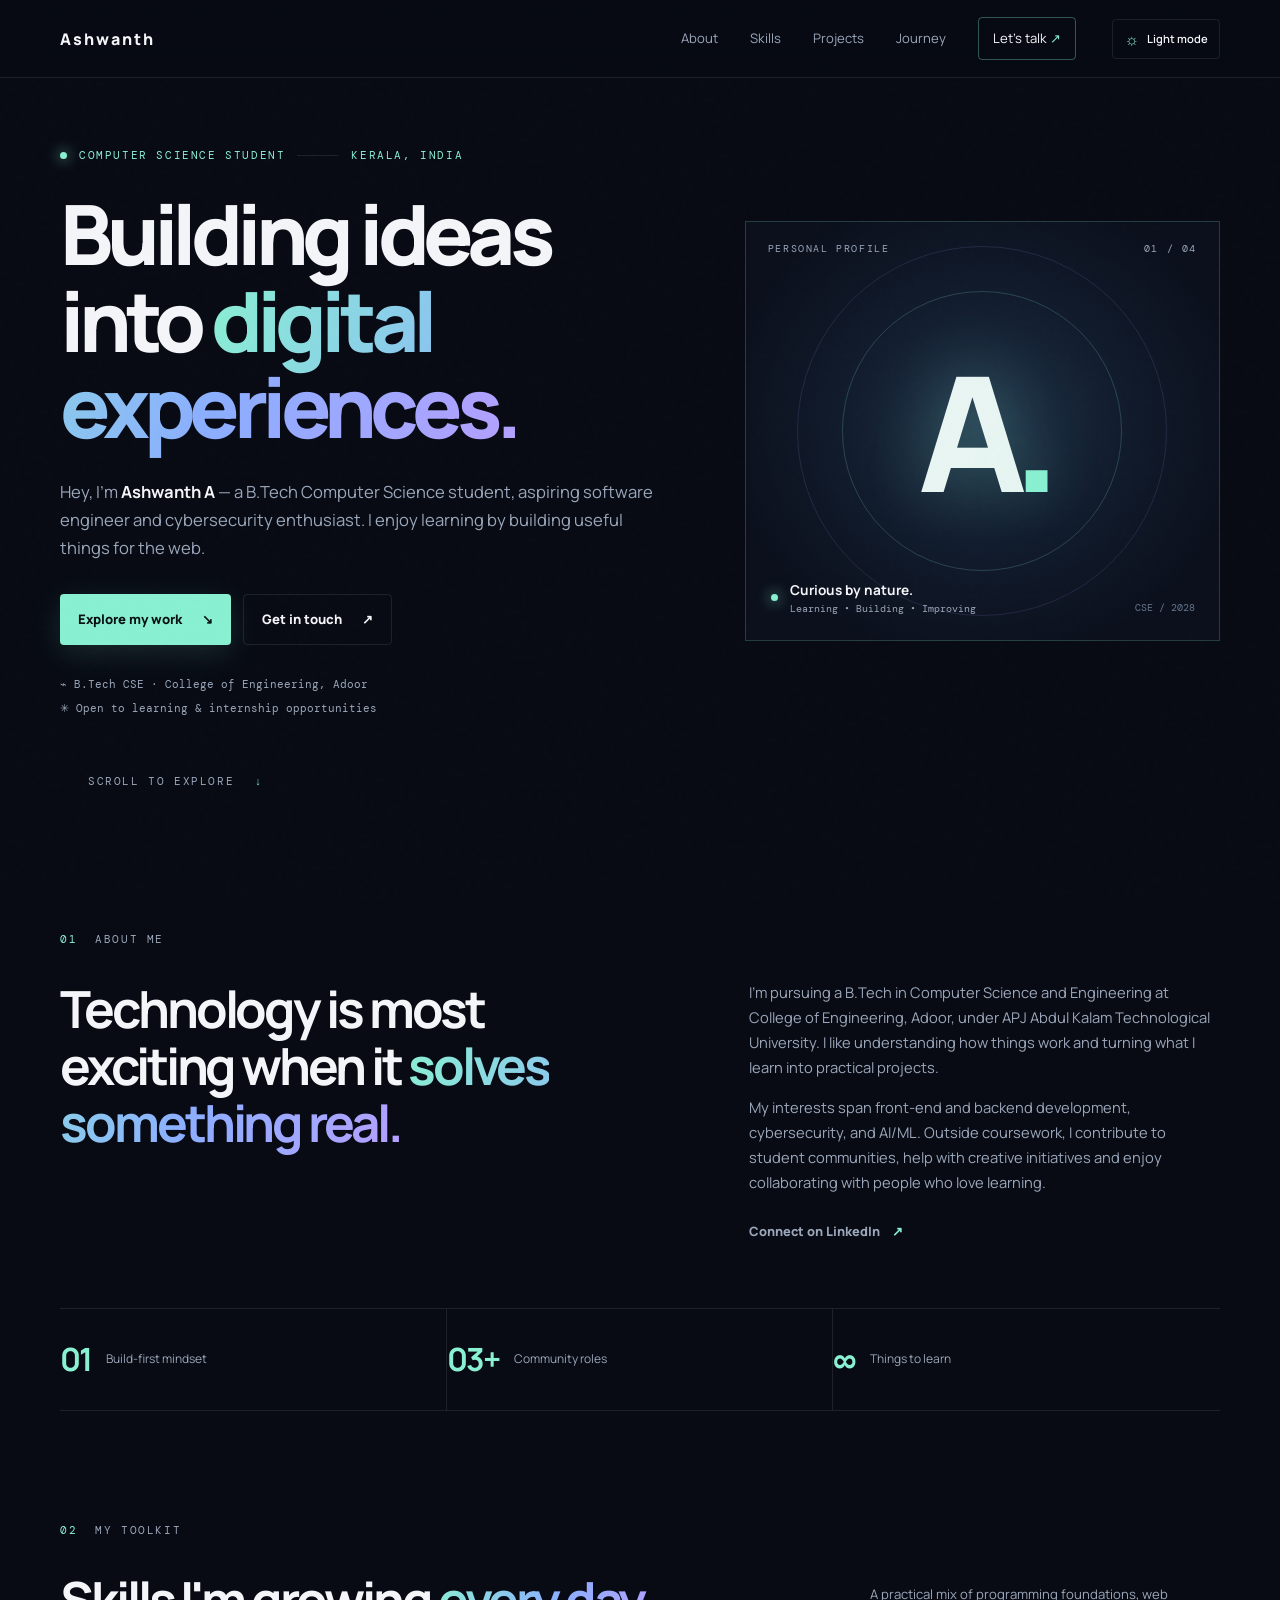
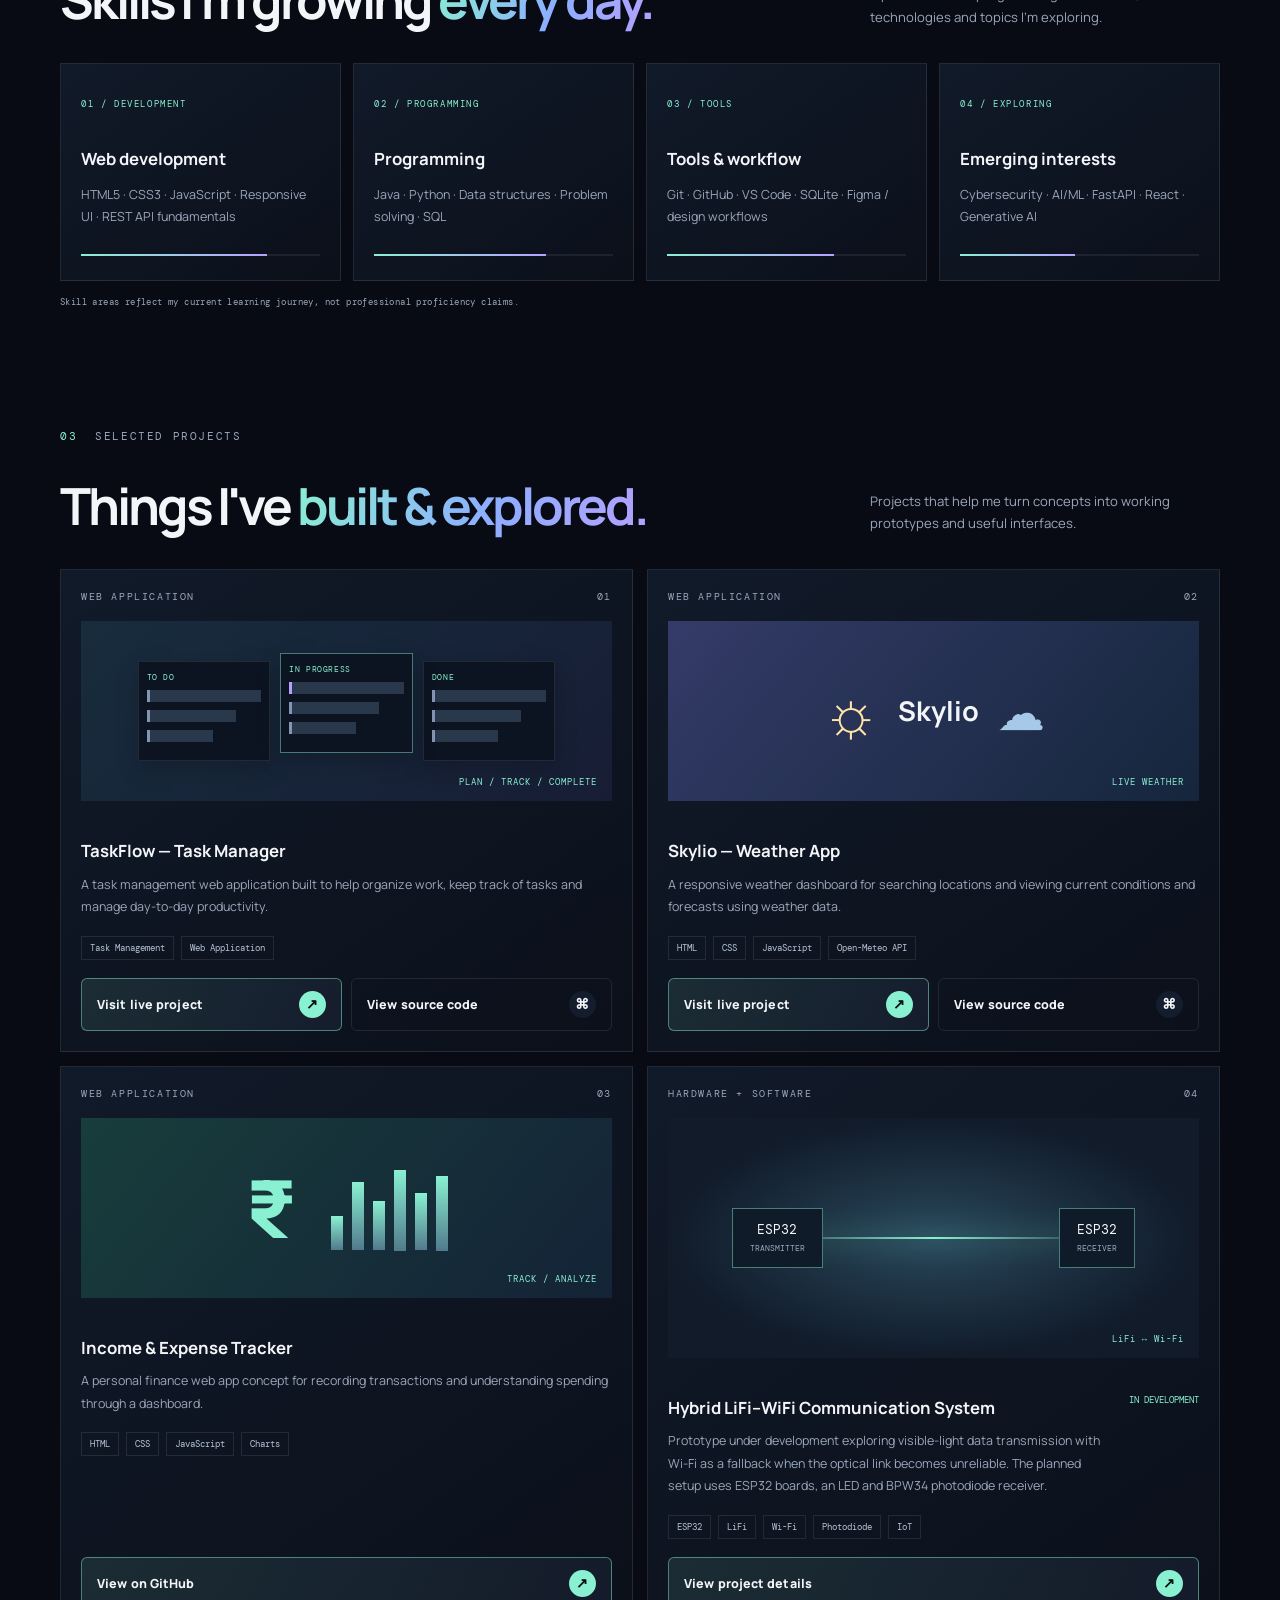
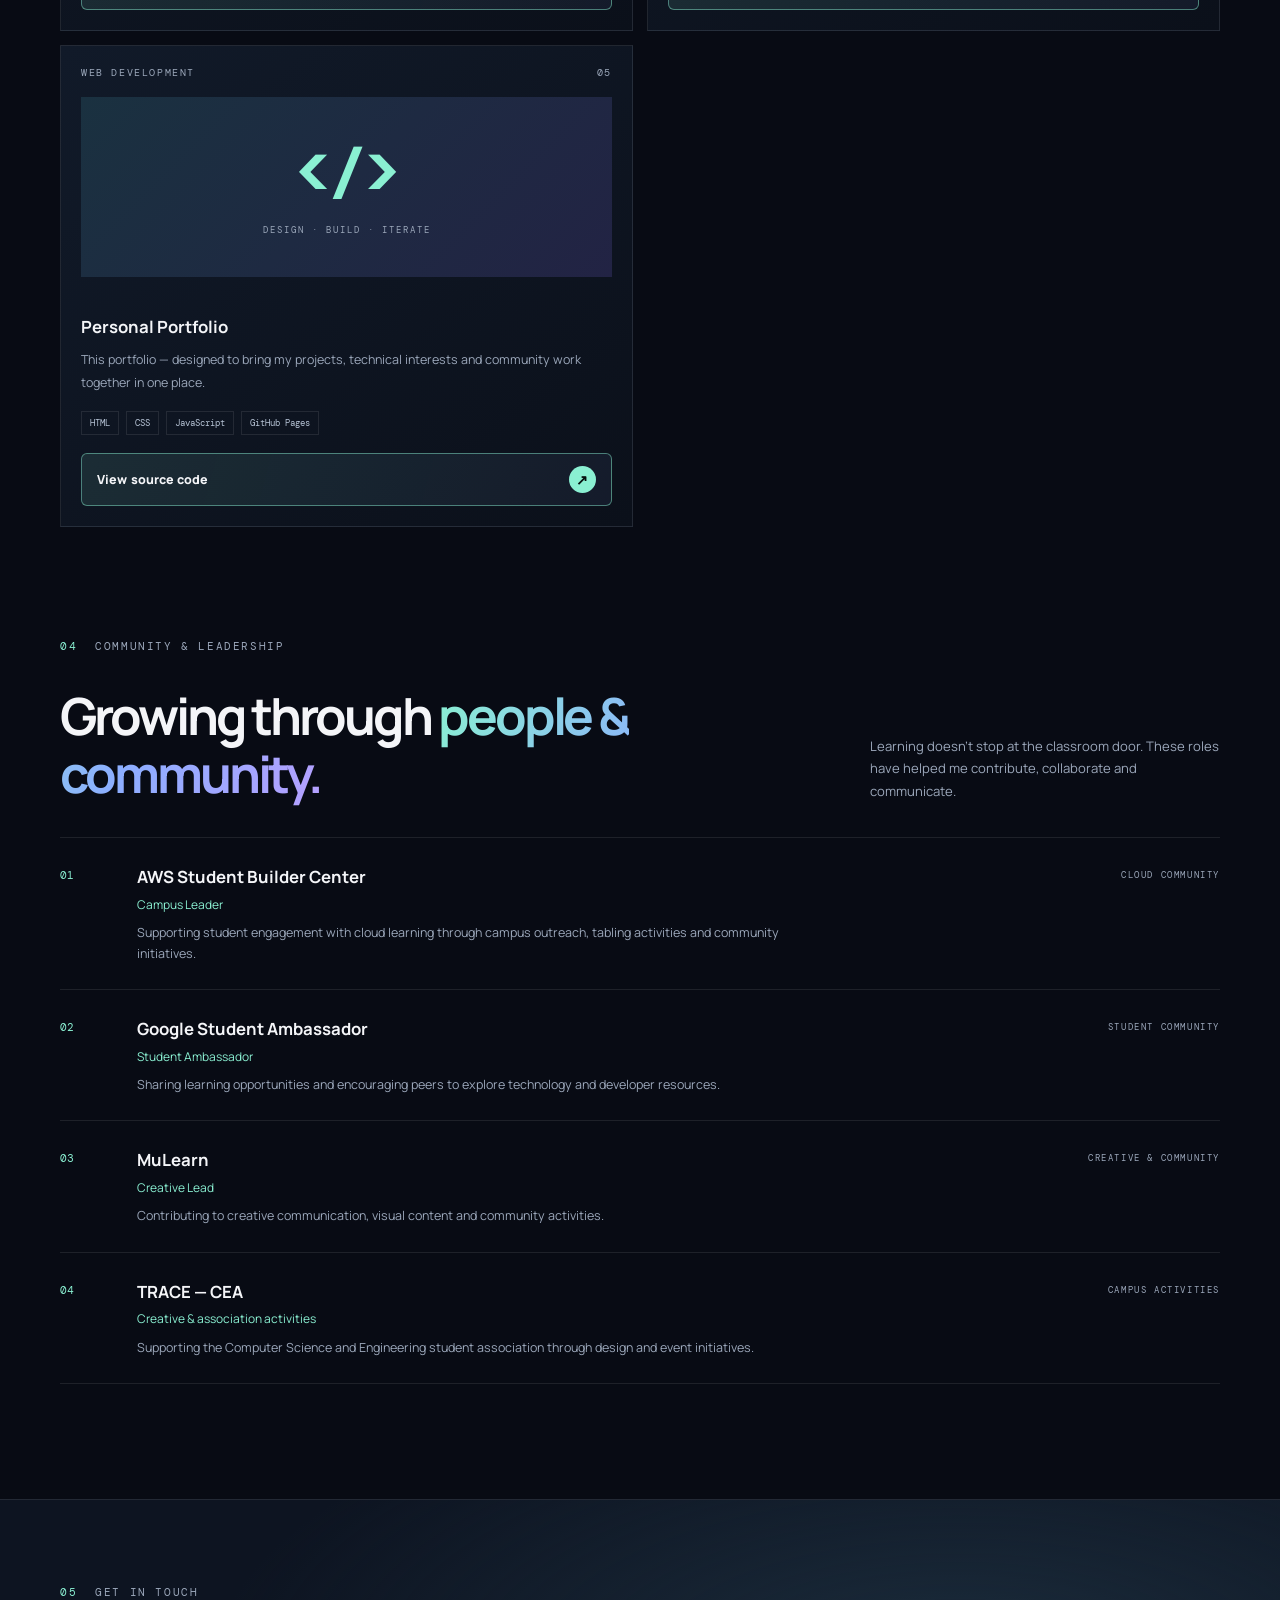
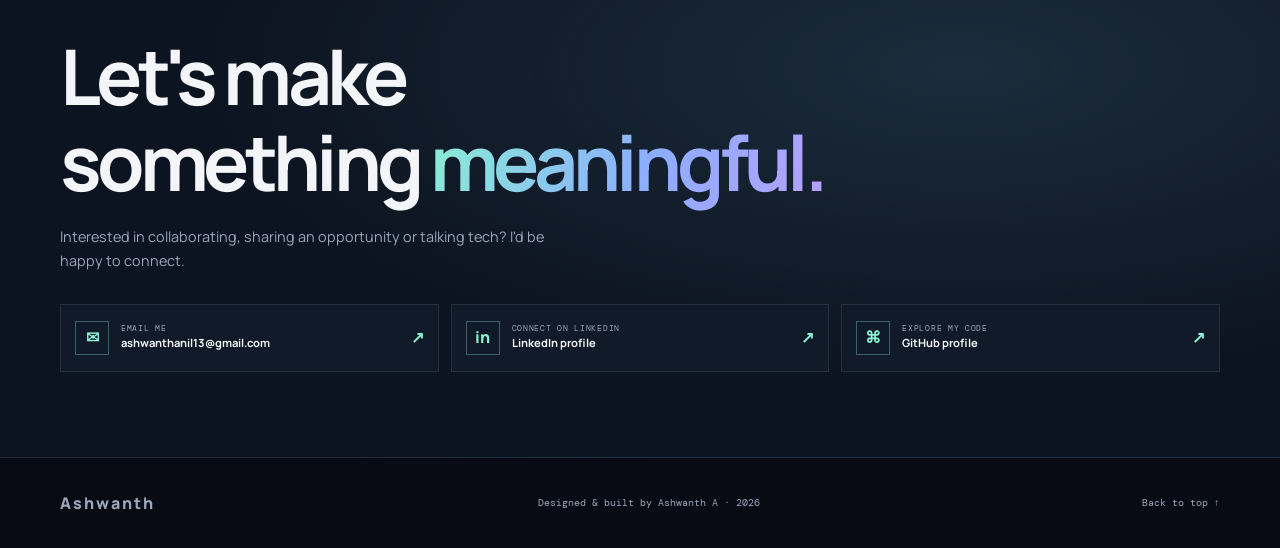
<file: index.html>
<!DOCTYPE html>
<html lang="en">
<head>
  <meta charset="UTF-8">
  <meta name="viewport" content="width=device-width, initial-scale=1.0">
  <meta name="description" content="Ashwanth A — Computer Science student, aspiring software engineer and cybersecurity enthusiast. Explore projects, skills and community work.">
  <meta name="theme-color" content="#080b14">
  <title>Ashwanth A — Portfolio</title>
  <link rel="preconnect" href="https://fonts.googleapis.com">
  <link rel="preconnect" href="https://fonts.gstatic.com" crossorigin>
  <link href="https://fonts.googleapis.com/css2?family=DM+Mono:wght@400;500&family=Manrope:wght@400;500;600;700;800&display=swap" rel="stylesheet">
  <link rel="stylesheet" href="style.css">
  <script src="script.js" defer></script>
</head>
<body>
  <div  class="noise" aria-hidden="true"></div>
  <header class="header">
    <a class="brand" href="#home">Ashwanth</a>
    <button class="menu-toggle" aria-label="Toggle navigation" aria-expanded="false">☰</button>
    <nav class="nav" aria-label="Main navigation">
      <a href="#about">About</a><a href="#skills">Skills</a><a href="#projects">Projects</a><a href="#journey">Journey</a>
      <a class="nav-cta" href="#contact">Let's talk <span>↗</span></a>
      <button class="theme-toggle" type="button" aria-label="Switch to light mode" title="Switch theme"><span class="theme-icon" aria-hidden="true">☼</span><span class="theme-label">Light mode</span></button>
    </nav>
  </header>

  <main>
    <section class="hero wrap" id="home">
      <div class="hero-content reveal">
        <p class="eyebrow"><span class="pulse"></span> COMPUTER SCIENCE STUDENT <span class="eyebrow-line"></span> KERALA, INDIA</p>
        <h1>Building ideas<br>into <span class="gradient">digital experiences.</span></h1>
        <p class="hero-lead">Hey, I'm <strong>Ashwanth A</strong> — a B.Tech Computer Science student, aspiring software engineer and cybersecurity enthusiast. I enjoy learning by building useful things for the web.</p>
        <div class="actions">
          <a class="btn primary" href="#projects">Explore my work <span>↘</span></a>
          <a class="btn secondary" href="#contact">Get in touch <span>↗</span></a>
        </div>
        <div class="quick-facts"><span>⌁ B.Tech CSE · College of Engineering, Adoor</span><span>✳ Open to learning & internship opportunities</span></div>
      </div>
      <aside class="hero-visual reveal" aria-label="Personal introduction">
        <div class="visual-top"><span>PERSONAL PROFILE</span><span>01 / 04</span></div>
        <div class="orbit orbit-one"></div><div class="orbit orbit-two"></div>
        <div class="monogram">A<span>.</span></div>
        <div class="visual-caption"><span class="caption-dot"></span><div><strong>Curious by nature.</strong><small>Learning • Building • Improving</small></div></div>
        <div class="visual-index">CSE / 2028</div>
      </aside>
      <a class="scroll-cue" href="#about">SCROLL TO EXPLORE <span>↓</span></a>
    </section>

    <section class="section wrap" id="about">
      <div class="section-label"><span>01</span><span>ABOUT ME</span></div>
      <div class="about-layout">
        <h2>Technology is most exciting when it <span class="gradient">solves something real.</span></h2>
        <div class="about-copy">
          <p>I'm pursuing a B.Tech in Computer Science and Engineering at College of Engineering, Adoor, under APJ Abdul Kalam Technological University. I like understanding how things work and turning what I learn into practical projects.</p>
          <p>My interests span front-end and backend development, cybersecurity, and AI/ML. Outside coursework, I contribute to student communities, help with creative initiatives and enjoy collaborating with people who love learning.</p>
          <a class="inline-link" href="https://www.linkedin.com/in/ashwanth-a13-" target="_blank" rel="noreferrer">Connect on LinkedIn <span>↗</span></a>
        </div>
      </div>
      <div class="stats-row">
        <div><strong>01</strong><span>Build-first mindset</span></div><div><strong>03+</strong><span>Community roles</span></div><div><strong>∞</strong><span>Things to learn</span></div>
      </div>
    </section>

    <section class="section wrap" id="skills">
      <div class="section-label"><span>02</span><span>MY TOOLKIT</span></div>
      <div class="section-heading"><h2>Skills I'm growing <span class="gradient">every day.</span></h2><p>A practical mix of programming foundations, web technologies and topics I'm exploring.</p></div>
      <div class="skills-grid">
        <article class="skill-card"><span class="card-index">01 / DEVELOPMENT</span><h3>Web development</h3><p>HTML5 · CSS3 · JavaScript · Responsive UI · REST API fundamentals</p><div class="skill-line"><i style="width:78%"></i></div></article>
        <article class="skill-card"><span class="card-index">02 / PROGRAMMING</span><h3>Programming</h3><p>Java · Python · Data structures · Problem solving · SQL</p><div class="skill-line"><i style="width:72%"></i></div></article>
        <article class="skill-card"><span class="card-index">03 / TOOLS</span><h3>Tools & workflow</h3><p>Git · GitHub · VS Code · SQLite · Figma / design workflows</p><div class="skill-line"><i style="width:70%"></i></div></article>
        <article class="skill-card"><span class="card-index">04 / EXPLORING</span><h3>Emerging interests</h3><p>Cybersecurity · AI/ML · FastAPI · React · Generative AI</p><div class="skill-line"><i style="width:48%"></i></div></article>
      </div>
      <p class="fine-print">Skill areas reflect my current learning journey, not professional proficiency claims.</p>
    </section>

    <section class="section wrap" id="projects">
      <div class="section-label"><span>03</span><span>SELECTED PROJECTS</span></div>
      <div class="section-heading"><h2>Things I've <span class="gradient">built & explored.</span></h2><p>Projects that help me turn concepts into working prototypes and useful interfaces.</p></div>
      <div class="projects-grid">
        <article class="project-card reveal" data-card-link="https://ashwanth-a.github.io/taskflow-task-manager/" tabindex="0" role="link" aria-label="Open TaskFlow live project">
          <div class="project-meta"><span>WEB APPLICATION</span><span>01</span></div>
          <div class="project-visual taskflow-visual">
            <div class="task-board"><span>TO DO</span><i></i><i></i><i></i></div>
            <div class="task-board active-board"><span>IN PROGRESS</span><i></i><i></i><i></i></div>
            <div class="task-board"><span>DONE</span><i></i><i></i><i></i></div>
            <span class="visual-tag">PLAN / TRACK / COMPLETE</span>
          </div>
          <div class="project-info"><div><h3>TaskFlow — Task Manager</h3><p>A task management web application built to help organize work, keep track of tasks and manage day-to-day productivity.</p></div></div>
          <div class="tags"><span>Task Management</span><span>Web Application</span></div>
          <div class="project-actions"><a class="project-link" href="https://ashwanth-a.github.io/taskflow-task-manager/" target="_blank" rel="noreferrer">Visit live project <span>↗</span></a><a class="project-link source-link" href="https://github.com/ashwanth-a/taskflow-task-manager" target="_blank" rel="noreferrer">View source code <span>⌘</span></a></div>
        </article>
        <article class="project-card reveal" data-card-link="https://ashwanth-a.github.io/weather-app/" tabindex="0" role="link" aria-label="Open Skylio live project">
          <div class="project-meta"><span>WEB APPLICATION</span><span>02</span></div>
          <div class="project-visual weather-visual"><span class="sun">☼</span><strong>Skylio</strong><span class="weather-cloud">☁</span><span class="visual-tag">LIVE WEATHER</span></div>
          <div class="project-info"><div><h3>Skylio — Weather App</h3><p>A responsive weather dashboard for searching locations and viewing current conditions and forecasts using weather data.</p></div></div>
          <div class="tags"><span>HTML</span><span>CSS</span><span>JavaScript</span><span>Open-Meteo API</span></div>
          <div class="project-actions"><a class="project-link" href="https://ashwanth-a.github.io/weather-app/" target="_blank" rel="noreferrer">Visit live project <span>↗</span></a><a class="project-link source-link" href="https://github.com/ashwanth-a/weather-app" target="_blank" rel="noreferrer">View source code <span>⌘</span></a></div>
        </article>
        <article class="project-card reveal" data-card-link="projects/income-expense-tracker/index.html" tabindex="0" role="link" aria-label="View Income and Expense Tracker project details">
          <div class="project-meta"><span>WEB APPLICATION</span><span>03</span></div>
          <div class="project-visual expense-visual"><span class="currency">₹</span><div class="bars"><i></i><i></i><i></i><i></i><i></i><i></i></div><span class="visual-tag">TRACK / ANALYZE</span></div>
          <div class="project-info"><div><h3>Income & Expense Tracker</h3><p>A personal finance web app concept for recording transactions and understanding spending through a dashboard.</p></div></div>
          <div class="tags"><span>HTML</span><span>CSS</span><span>JavaScript</span><span>Charts</span></div>
          <a class="project-link" href="https://github.com/ashwanth-a/expense_tracker" target="_blank" rel="noreferrer">View on GitHub <span>↗</span></a>
        </article>
        <article class="project-card reveal" data-card-link="projects/hybrid-lifi-wifi/index.html" tabindex="0" role="link" aria-label="View Hybrid LiFi WiFi project details">
          <div class="project-meta"><span>HARDWARE + SOFTWARE</span><span>04</span></div>
          <div class="project-visual lifi-visual"><div class="light-beam"></div><span class="node node-tx">ESP32<br><small>TRANSMITTER</small></span><span class="node node-rx">ESP32<br><small>RECEIVER</small></span><span class="visual-tag">LiFi ↔ Wi-Fi</span></div>
          <div class="project-info"><div><h3>Hybrid LiFi–WiFi Communication System</h3><p>Prototype under development exploring visible-light data transmission with Wi-Fi as a fallback when the optical link becomes unreliable. The planned setup uses ESP32 boards, an LED and BPW34 photodiode receiver.</p></div><span class="status">IN DEVELOPMENT</span></div>
          <div class="tags"><span>ESP32</span><span>LiFi</span><span>Wi-Fi</span><span>Photodiode</span><span>IoT</span></div>
          <a class="project-link" href="projects/hybrid-lifi-wifi/index.html">View project details <span>↗</span></a>
        </article>
        <article class="project-card reveal" data-card-link="projects/personal-portfolio/index.html" tabindex="0" role="link" aria-label="View Personal Portfolio project details">
          <div class="project-meta"><span>WEB DEVELOPMENT</span><span>05</span></div>
          <div class="project-visual portfolio-visual"><span> &lt;/&gt; </span><small>DESIGN · BUILD · ITERATE</small></div>
          <div class="project-info"><div><h3>Personal Portfolio</h3><p>This portfolio — designed to bring my projects, technical interests and community work together in one place.</p></div></div>
          <div class="tags"><span>HTML</span><span>CSS</span><span>JavaScript</span><span>GitHub Pages</span></div>
          <a class="project-link" href="https://github.com/ashwanth-a/ash-portfolio" target="_blank" rel="noreferrer">View source code <span>↗</span></a>
        </article>
      </div>
    </section>

    <section class="section wrap" id="journey">
      <div class="section-label"><span>04</span><span>COMMUNITY & LEADERSHIP</span></div>
      <div class="section-heading"><h2>Growing through <span class="gradient">people & community.</span></h2><p>Learning doesn't stop at the classroom door. These roles have helped me contribute, collaborate and communicate.</p></div>
      <div class="timeline">
        <article><span class="timeline-mark">01</span><div><h3>AWS Student Builder Center</h3><p class="role">Campus Leader</p><p>Supporting student engagement with cloud learning through campus outreach, tabling activities and community initiatives.</p></div><span class="timeline-type">CLOUD COMMUNITY</span></article>
        <article><span class="timeline-mark">02</span><div><h3>Google Student Ambassador</h3><p class="role">Student Ambassador</p><p>Sharing learning opportunities and encouraging peers to explore technology and developer resources.</p></div><span class="timeline-type">STUDENT COMMUNITY</span></article>
        <article><span class="timeline-mark">03</span><div><h3>MuLearn</h3><p class="role">Creative Lead</p><p>Contributing to creative communication, visual content and community activities.</p></div><span class="timeline-type">CREATIVE & COMMUNITY</span></article>
        <article><span class="timeline-mark">04</span><div><h3>TRACE — CEA</h3><p class="role">Creative & association activities</p><p>Supporting the Computer Science and Engineering student association through design and event initiatives.</p></div><span class="timeline-type">CAMPUS ACTIVITIES</span></article>
      </div>
    </section>

    <section class="contact-section" id="contact">
      <div class="wrap contact-inner reveal"><div class="section-label"><span>05</span><span>GET IN TOUCH</span></div><h2>Let's make<br>something <span class="gradient">meaningful.</span></h2><p>Interested in collaborating, sharing an opportunity or talking tech? I'd be happy to connect.</p><div class="contact-options">
          <a class="contact-option" href="mailto:ashwanthanil13@gmail.com"><span class="contact-icon">✉</span><span><small>EMAIL ME</small><strong>ashwanthanil13@gmail.com</strong></span><b>↗</b></a>
          <a class="contact-option" href="https://www.linkedin.com/in/ashwanth-a13-/" target="_blank" rel="noreferrer"><span class="contact-icon">in</span><span><small>CONNECT ON LINKEDIN</small><strong>LinkedIn profile</strong></span><b>↗</b></a>
          <a class="contact-option" href="https://github.com/ashwanth-a" target="_blank" rel="noreferrer"><span class="contact-icon">⌘</span><span><small>EXPLORE MY CODE</small><strong>GitHub profile</strong></span><b>↗</b></a>
        </div></div>
    </section>
  </main>
  <footer class="footer wrap"><a class="brand" href="#home">Ashwanth</a><span>Designed & built by Ashwanth A · <span id="year"></span></span><a href="#home">Back to top ↑</a></footer>
</body>
</html>
</file>
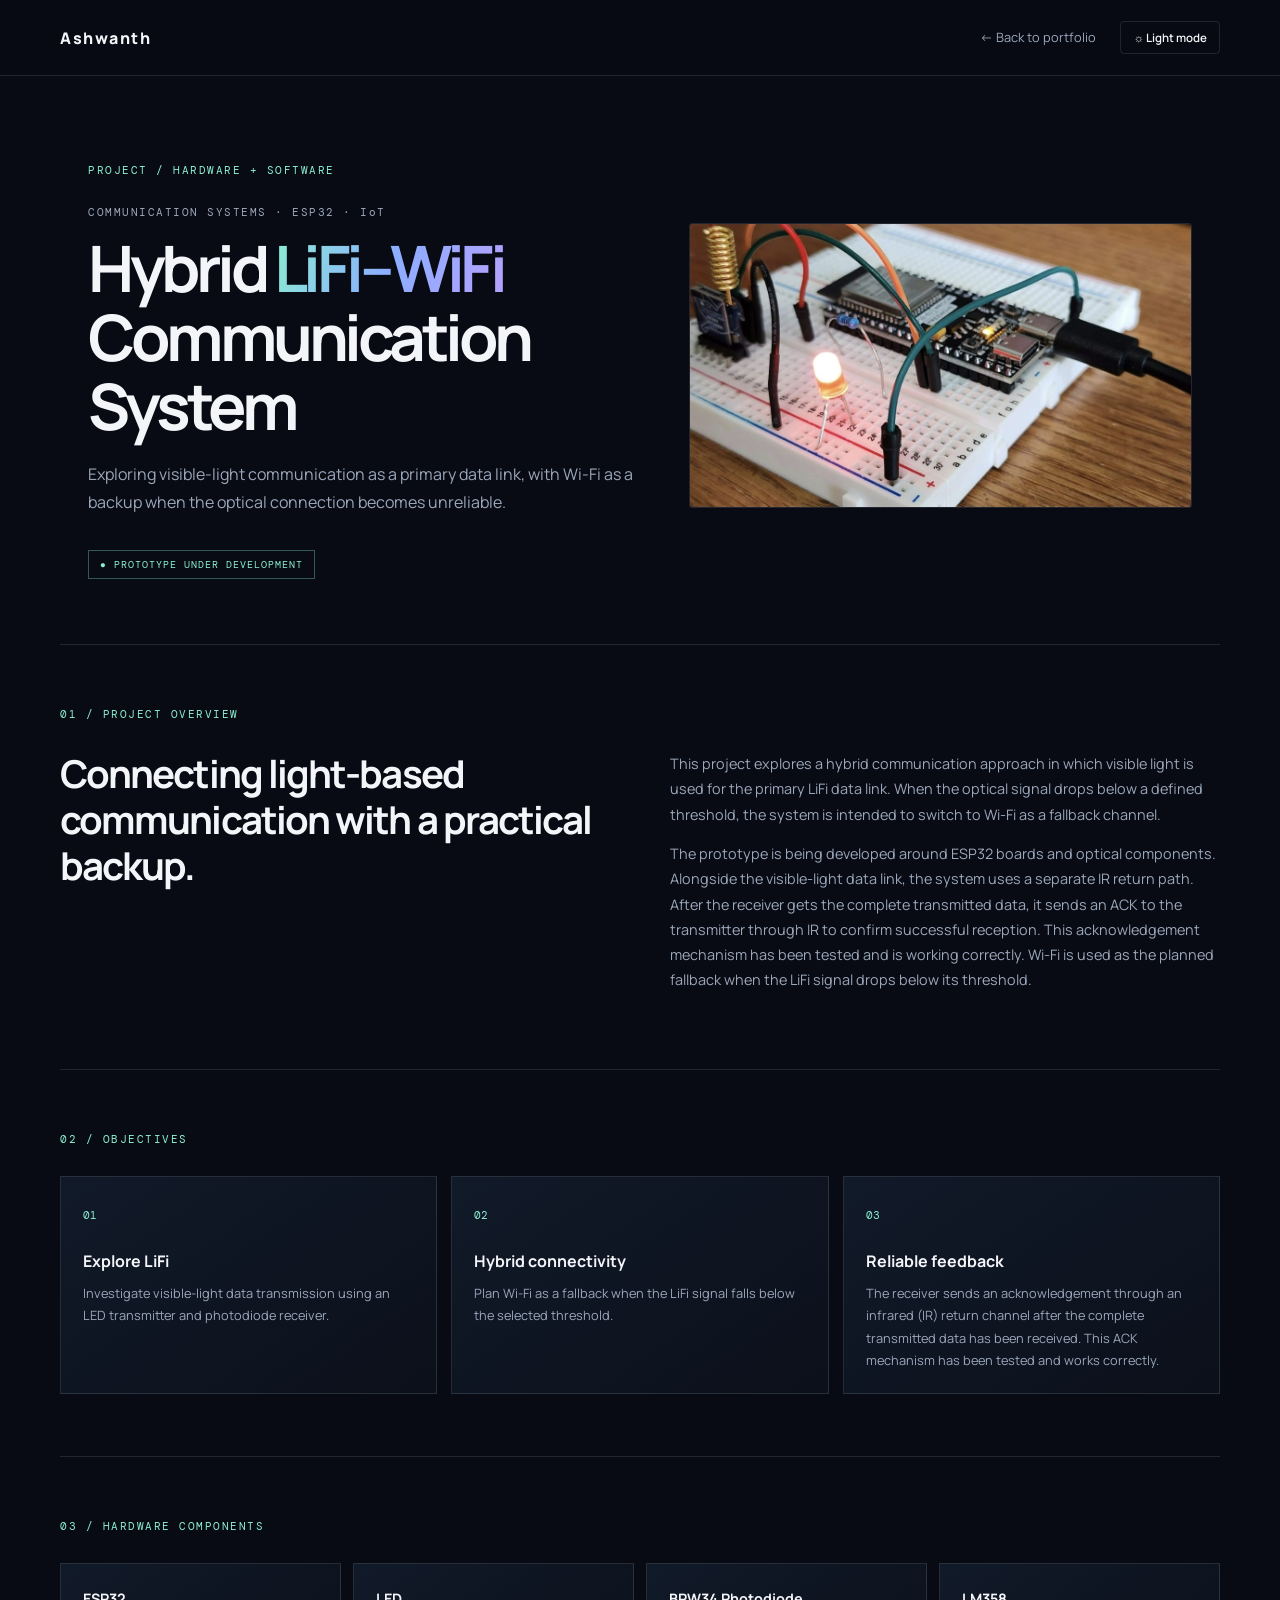
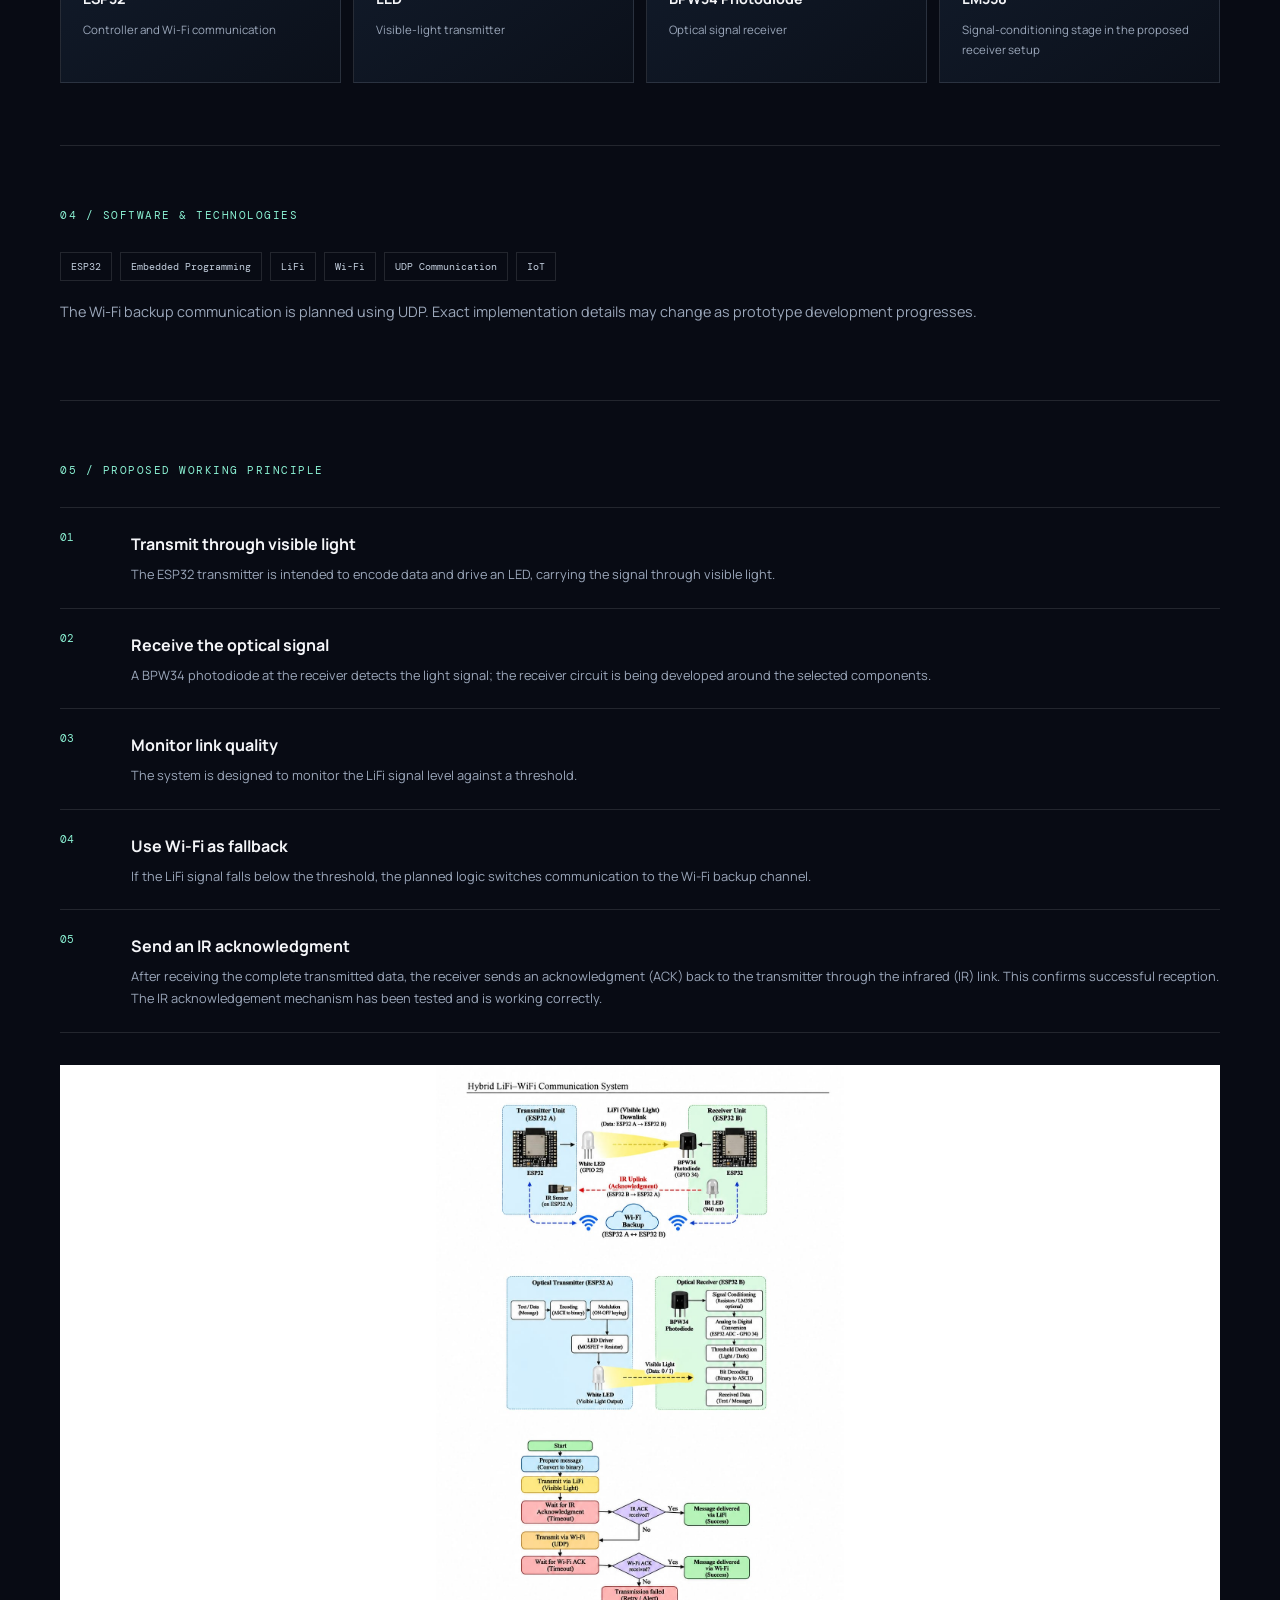
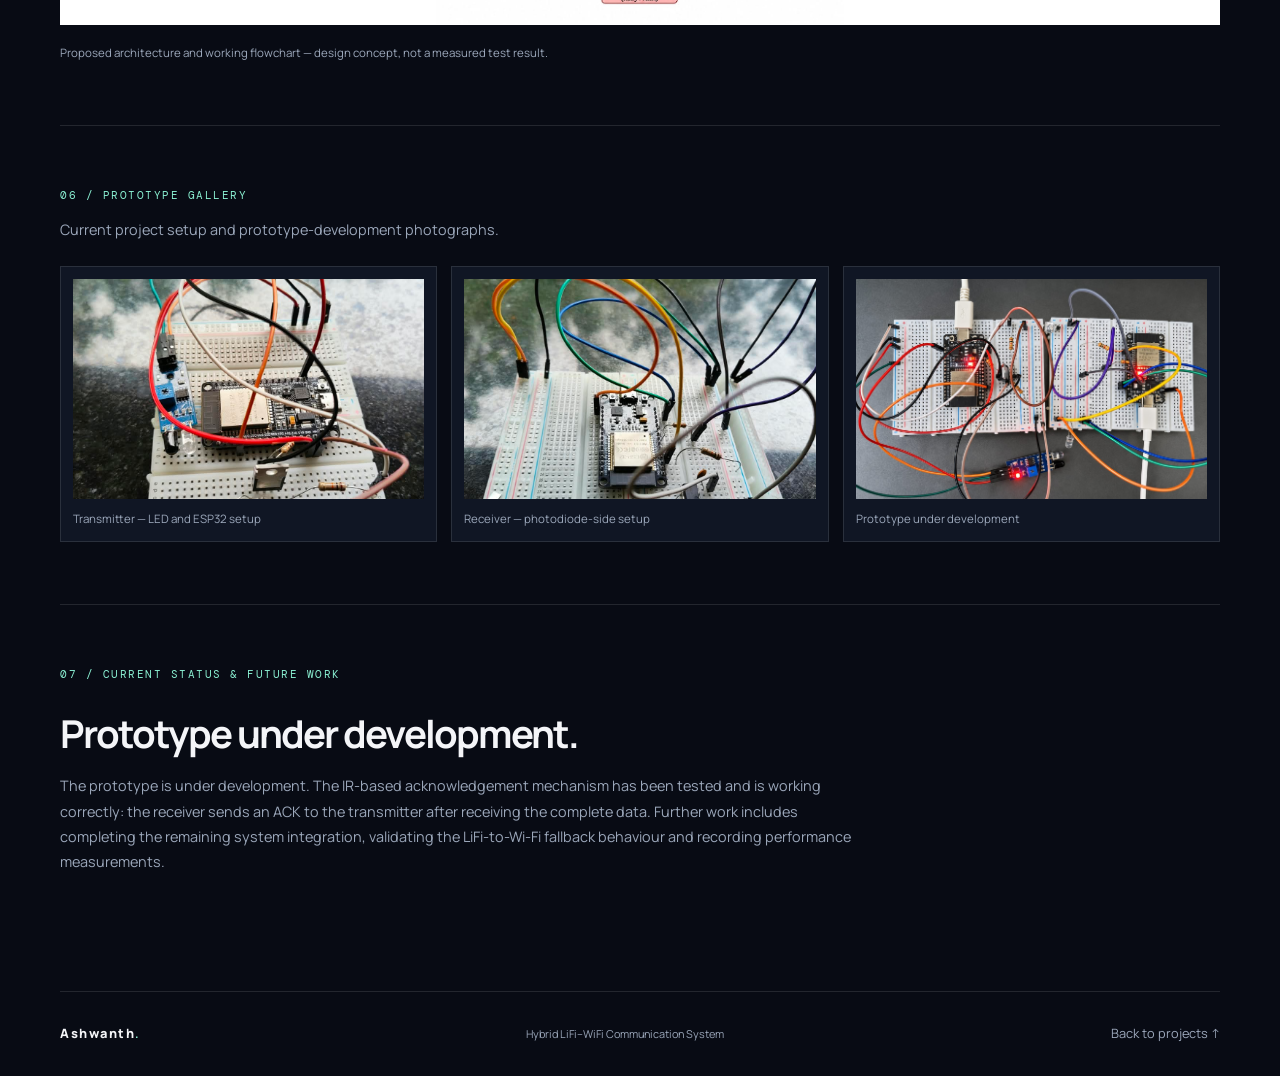
<file: projects/hybrid-lifi-wifi/index.html>
<!DOCTYPE html>
<html lang="en">
<head>
  <meta charset="UTF-8">
  <meta name="viewport" content="width=device-width, initial-scale=1.0">
  <meta name="description" content="Hybrid LiFi–WiFi Communication System — project overview, proposed architecture and prototype gallery by Ashwanth A.">
  <meta name="theme-color" content="#080b14">
  <title>Hybrid LiFi–WiFi System | Ashwanth A</title>
  <link rel="preconnect" href="https://fonts.googleapis.com">
  <link rel="preconnect" href="https://fonts.gstatic.com" crossorigin>
  <link href="https://fonts.googleapis.com/css2?family=DM+Mono:wght@400;500&family=Manrope:wght@400;500;600;700;800&display=swap" rel="stylesheet">
  <link rel="stylesheet" href="style.css">
</head>
<body>
  <header class="topbar">
    <a class="brand" href="../../index.html">Ashwanth</a>
    <nav><a href="../../index.html#projects">← Back to portfolio</a><button class="theme-toggle" type="button">☼ <span>Light mode</span></button></nav>
  </header>
  <main>
    <section class="hero">
      <div class="hero-copy">
        <p class="eyebrow">PROJECT / HARDWARE + SOFTWARE</p>
        <p class="kicker">COMMUNICATION SYSTEMS · ESP32 · IoT</p>
        <h1>Hybrid <span>LiFi–WiFi</span><br>Communication System</h1>
        <p class="lead">Exploring visible-light communication as a primary data link, with Wi-Fi as a backup when the optical connection becomes unreliable.</p>
        <div class="status">● PROTOTYPE UNDER DEVELOPMENT</div>
      </div>
      <img class="cover" src="../../assets/hybrid-lifi-wifi/cover.jpg.jpeg" alt="Hybrid LiFi–WiFi project cover">
    </section>

    <section class="section overview">
      <div class="section-label">01 / PROJECT OVERVIEW</div>
      <div class="two-col">
        <h2>Connecting light-based communication with a practical backup.</h2>
        <div><p>This project explores a hybrid communication approach in which visible light is used for the primary LiFi data link. When the optical signal drops below a defined threshold, the system is intended to switch to Wi-Fi as a fallback channel.</p><p>The prototype is being developed around ESP32 boards and optical components. Alongside the visible-light data link, the system uses a separate IR return path. After the receiver gets the complete transmitted data, it sends an ACK to the transmitter through IR to confirm successful reception. This acknowledgement mechanism has been tested and is working correctly. Wi-Fi is used as the planned fallback when the LiFi signal drops below its threshold.</p></div>
      </div>
    </section>

    <section class="section">
      <div class="section-label">02 / OBJECTIVES</div>
      <div class="cards">
        <article><b>01</b><h3>Explore LiFi</h3><p>Investigate visible-light data transmission using an LED transmitter and photodiode receiver.</p></article>
        <article><b>02</b><h3>Hybrid connectivity</h3><p>Plan Wi-Fi as a fallback when the LiFi signal falls below the selected threshold.</p></article>
        <article><b>03</b><h3>Reliable feedback</h3><p>The receiver sends an acknowledgement through an infrared (IR) return channel after the complete transmitted data has been received. This ACK mechanism has been tested and works correctly.</p></article>
      </div>
    </section>

    <section class="section">
      <div class="section-label">03 / HARDWARE COMPONENTS</div>
      <div class="component-grid">
        <div><strong>ESP32</strong><span>Controller and Wi-Fi communication</span></div>
        <div><strong>LED</strong><span>Visible-light transmitter</span></div>
        <div><strong>BPW34 Photodiode</strong><span>Optical signal receiver</span></div>
        <div><strong>LM358</strong><span>Signal-conditioning stage in the proposed receiver setup</span></div>
      </div>
    </section>

    <section class="section">
      <div class="section-label">04 / SOFTWARE & TECHNOLOGIES</div>
      <div class="tags"><span>ESP32</span><span>Embedded Programming</span><span>LiFi</span><span>Wi-Fi</span><span>UDP Communication</span><span>IoT</span></div>
      <p class="muted note">The Wi-Fi backup communication is planned using UDP. Exact implementation details may change as prototype development progresses.</p>
    </section>

    <section class="section">
      <div class="section-label">05 / PROPOSED WORKING PRINCIPLE</div>
      <div class="steps">
        <article><b>01</b><div><h3>Transmit through visible light</h3><p>The ESP32 transmitter is intended to encode data and drive an LED, carrying the signal through visible light.</p></div></article>
        <article><b>02</b><div><h3>Receive the optical signal</h3><p>A BPW34 photodiode at the receiver detects the light signal; the receiver circuit is being developed around the selected components.</p></div></article>
        <article><b>03</b><div><h3>Monitor link quality</h3><p>The system is designed to monitor the LiFi signal level against a threshold.</p></div></article>
        <article><b>04</b><div><h3>Use Wi-Fi as fallback</h3><p>If the LiFi signal falls below the threshold, the planned logic switches communication to the Wi-Fi backup channel.</p></div></article>
        <article><b>05</b><div><h3>Send an IR acknowledgment</h3><p>After receiving the complete transmitted data, the receiver sends an acknowledgment (ACK) back to the transmitter through the infrared (IR) link. This confirms successful reception. The IR acknowledgement mechanism has been tested and is working correctly.</p></div></article>
      </div>
      <figure class="architecture"><img src="../../assets/hybrid-lifi-wifi/architecture-flowchart.jpg.jpeg" alt="Proposed architecture and working flowchart of the Hybrid LiFi–WiFi Communication System"><figcaption>Proposed architecture and working flowchart — design concept, not a measured test result.</figcaption></figure>
    </section>

    <section class="section">
      <div class="section-label">06 / PROTOTYPE GALLERY</div>
      <p class="muted gallery-intro">Current project setup and prototype-development photographs.</p>
      <div class="gallery">
        <figure><img src="../../assets/hybrid-lifi-wifi/sender.jpg.jpeg" alt="LiFi transmitter setup"><figcaption>Transmitter — LED and ESP32 setup</figcaption></figure>
        <figure><img src="../../assets/hybrid-lifi-wifi/receiver.jpg.jpeg" alt="LiFi receiver setup"><figcaption>Receiver — photodiode-side setup</figcaption></figure>
        <figure><img src="../../assets/hybrid-lifi-wifi/prototype.jpg.jpeg" alt="Hybrid LiFi–WiFi prototype"><figcaption>Prototype under development</figcaption></figure>
      </div>
    </section>

    <section class="section status-panel">
      <div class="section-label">07 / CURRENT STATUS & FUTURE WORK</div>
      <h2>Prototype under development.</h2>
      <p>The prototype is under development. The IR-based acknowledgement mechanism has been tested and is working correctly: the receiver sends an ACK to the transmitter after receiving the complete data. Further work includes completing the remaining system integration, validating the LiFi-to-Wi-Fi fallback behaviour and recording performance measurements.</p>
    </section>
  </main>
  <footer><a href="../../index.html">Ashwanth<span>.</span></a><span>Hybrid LiFi–WiFi Communication System</span><a href="../../index.html#projects">Back to projects ↑</a></footer>
  <script>
    const toggle=document.querySelector('.theme-toggle');
    const label=toggle.querySelector('span');
    function setTheme(theme){document.documentElement.dataset.theme=theme;toggle.firstChild.textContent=theme==='light'?'☾ ':'☼ ';label.textContent=theme==='light'?'Dark mode':'Light mode';}
    let saved='dark';try{saved=localStorage.getItem('ashwanth-portfolio-theme')||'dark'}catch(e){}
    setTheme(saved);
    toggle.addEventListener('click',()=>{const next=document.documentElement.dataset.theme==='light'?'dark':'light';setTheme(next);try{localStorage.setItem('ashwanth-portfolio-theme',next)}catch(e){}});
  </script>
</body>
</html>
</file>
<file: style.css>
:root{--bg:#080b14;--surface:#101624;--surface2:#141d2e;--text:#f4f5f8;--muted:#9ba7ba;--line:#ffffff17;--mint:#8af0d2;--blue:#8caeff;--purple:#b5a0ff;--display:'Manrope',sans-serif;--mono:'DM Mono',monospace}*{box-sizing:border-box}html{scroll-behavior:smooth;scroll-padding-top:90px}body{margin:0;background:var(--bg);color:var(--text);font-family:var(--display);line-height:1.7;overflow-x:hidden}body:before{content:"";position:fixed;inset:0;pointer-events:none;opacity:.15;background-image:linear-gradient(#ffffff08 1px,transparent 1px),linear-gradient(90deg,#ffffff08 1px,transparent 1px);background-size:64px 64px;mask-image:linear-gradient(to bottom,black,transparent 80%);z-index:-1}.noise{position:fixed;inset:0;pointer-events:none;opacity:.025;z-index:10;background-image:url("data:image/svg+xml,%3Csvg viewBox='0 0 180 180' xmlns='http://www.w3.org/2000/svg'%3E%3Cfilter id='n'%3E%3CfeTurbulence type='fractalNoise' baseFrequency='.9' numOctaves='3' stitchTiles='stitch'/%3E%3C/filter%3E%3Crect width='100%25' height='100%25' filter='url(%23n)' opacity='.5'/%3E%3C/svg%3E")}a{color:inherit;text-decoration:none}.wrap{width:min(1160px,100% - 56px);margin-inline:auto}.header{height:78px;padding:0 max(28px,calc((100vw - 1160px)/2));display:flex;align-items:center;justify-content:space-between;border-bottom:1px solid var(--line);position:sticky;top:0;background:#080b14dc;backdrop-filter:blur(18px);z-index:20}.brand{font:800 1rem var(--display);letter-spacing:2px}.brand span,.gradient{background:linear-gradient(110deg,var(--mint),var(--blue) 55%,var(--purple));-webkit-background-clip:text;background-clip:text;color:transparent}.nav{display:flex;align-items:center;gap:32px;color:var(--muted);font-size:.82rem}.nav a{transition:color .25s}.nav a:hover,.socials a:hover{color:var(--mint)}.nav-cta{border:1px solid #8af0d255;border-radius:4px;padding:9px 14px;color:var(--text)}.nav-cta span,.inline-link span,.project-link span{color:var(--mint)}.menu-toggle{display:none;background:none;color:var(--text);border:0;font-size:1.5rem}.hero{min-height:690px;display:grid;grid-template-columns:1.12fr .88fr;align-items:center;gap:80px;position:relative;padding-top:70px;padding-bottom:105px}.eyebrow,.section-label,.card-index,.project-meta,.visual-top,.timeline-type,.scroll-cue,.fine-print{font: .68rem var(--mono);letter-spacing:1.6px;color:var(--muted)}.eyebrow{color:var(--mint);display:flex;align-items:center;gap:12px}.pulse,.caption-dot{width:7px;height:7px;border-radius:50%;background:var(--mint);box-shadow:0 0 14px var(--mint)}.eyebrow-line{width:42px;height:1px;background:var(--line)}h1,h2,h3,p{margin-top:0}h1{font-size:clamp(3.2rem,6.5vw,6.1rem);line-height:1.04;letter-spacing:-.075em;margin:28px 0;font-weight:800}h2{font-size:clamp(2.1rem,4vw,3.7rem);line-height:1.12;letter-spacing:-.06em;margin:0}.hero-lead{max-width:620px;color:var(--muted);font-size:1.04rem}.hero-lead strong{color:var(--text)}.actions{display:flex;gap:12px;margin:32px 0}.btn{display:inline-flex;align-items:center;gap:20px;padding:13px 18px;border-radius:4px;font-size:.82rem;font-weight:800;transition:transform .25s,box-shadow .25s,background .25s}.btn:hover{transform:translateY(-4px)}.primary{background:var(--mint);color:#07110f;box-shadow:0 8px 30px #8af0d222}.primary:hover{box-shadow:0 12px 38px #8af0d244}.secondary{border:1px solid var(--line)}.quick-facts{display:flex;flex-wrap:wrap;gap:10px 24px;color:var(--muted);font: .7rem var(--mono)}.hero-visual{height:420px;border:1px solid #8af0d233;background:radial-gradient(ellipse at 50% 48%,#20354a 0,#111b2c 43%,#0b101c 78%);position:relative;display:grid;place-items:center;overflow:hidden}.visual-top{position:absolute;top:20px;left:22px;right:22px;display:flex;justify-content:space-between;font-size:.6rem}.orbit{position:absolute;border:1px solid #8af0d233;border-radius:50%;aspect-ratio:1}.orbit-one{width:280px}.orbit-two{width:370px;border-color:#b5a0ff22}.monogram{font-size:10rem;font-weight:800;letter-spacing:-.1em;line-height:1;color:#e8f5f2;text-shadow:0 0 65px #8af0d244;z-index:1}.monogram span{color:var(--mint)}.visual-caption{position:absolute;bottom:25px;left:25px;display:flex;align-items:center;gap:12px}.visual-caption strong,.visual-caption small{display:block}.visual-caption strong{font-size:.85rem}.visual-caption small{color:var(--muted);font: .65rem var(--mono)}.visual-index{position:absolute;right:24px;bottom:26px;font: .65rem var(--mono);color:#65758d}.scroll-cue{position:absolute;bottom:32px;left:28px}.scroll-cue span{color:var(--mint);margin-left:12px}.section{padding-top:112px}.section-label{display:flex;gap:18px;align-items:center;margin-bottom:34px}.section-label span:first-child{color:var(--mint)}.about-layout{display:grid;grid-template-columns:1fr .8fr;gap:100px}.about-layout h2{max-width:560px}.about-copy{color:var(--muted);font-size:.92rem}.inline-link,.project-link{display:inline-flex;gap:12px;margin-top:12px;font-size:.8rem;font-weight:800}.stats-row{margin-top:65px;border-block:1px solid var(--line);display:grid;grid-template-columns:repeat(3,1fr)}.stats-row div{padding:23px 0;display:flex;align-items:center;gap:15px;border-right:1px solid var(--line)}.stats-row div:last-child{border:0}.stats-row strong{font-size:2rem;letter-spacing:-2px;color:var(--mint)}.stats-row span{font-size:.75rem;color:var(--muted)}.section-heading{display:flex;justify-content:space-between;align-items:end;gap:35px;margin-bottom:35px}.section-heading h2{max-width:650px}.section-heading>p{max-width:350px;color:var(--muted);font-size:.82rem;margin:0}.skills-grid{display:grid;grid-template-columns:repeat(4,1fr);gap:12px}.skill-card{padding:24px 20px;border:1px solid var(--line);background:linear-gradient(145deg,#111a29,#0b101a);transition:transform .3s,border-color .3s}.skill-card:hover,.project-card:hover{transform:translateY(-6px);border-color:#8af0d266}.card-index{font-size:.58rem;color:var(--mint)}.skill-card h3{font-size:1.05rem;margin:30px 0 10px}.skill-card p,.project-info p{font-size:.78rem;color:var(--muted);line-height:1.8}.skill-line{height:2px;background:#ffffff12;margin-top:25px}.skill-line i{display:block;height:100%;background:linear-gradient(90deg,var(--mint),var(--purple))}.fine-print{font-size:.58rem;margin-top:15px;letter-spacing:.4px}.projects-grid{display:grid;grid-template-columns:1fr 1fr;gap:14px}.project-card{border:1px solid var(--line);background:linear-gradient(145deg,#111a29,#0b101a);padding:20px;transition:transform .3s,border-color .3s}.featured-project{grid-column:span 2}.project-meta{display:flex;justify-content:space-between;font-size:.6rem}.project-visual{height:180px;margin:18px 0;background:#172337;position:relative;overflow:hidden;display:flex;align-items:center;justify-content:center}.lifi-visual{height:240px;background:radial-gradient(ellipse,#28485b,#111b2a 70%)}.light-beam{position:absolute;width:65%;height:2px;background:linear-gradient(90deg,transparent,var(--mint),transparent);box-shadow:0 0 28px var(--mint);animation:beam 3s ease-in-out infinite}.node{position:absolute;border:1px solid #8af0d277;background:#101b29;padding:12px 17px;text-align:center;font: .8rem var(--mono);z-index:2}.node small{font-size:.48rem;color:var(--muted)}.node-tx{left:12%}.node-rx{right:12%}.visual-tag{position:absolute;bottom:13px;right:15px;font: .55rem var(--mono);letter-spacing:1px;color:var(--mint)}.expense-visual{background:linear-gradient(130deg,#183d3b,#142337);gap:35px}.currency{font-size:5rem;color:var(--mint);font-weight:800}.bars{height:85px;display:flex;align-items:end;gap:9px}.bars i{width:12px;background:linear-gradient(var(--mint),#517a8c);height:40%;animation:bar-rise 1s ease both}.bars i:nth-child(2){height:80%}.bars i:nth-child(3){height:58%}.bars i:nth-child(4){height:95%}.bars i:nth-child(5){height:67%}.bars i:nth-child(6){height:88%}.weather-visual{background:linear-gradient(130deg,#343b68,#15263c);gap:18px}.sun{font-size:4rem;color:#ffe6a6}.weather-visual strong{font-size:1.7rem}.weather-cloud{font-size:3rem;color:#a6c8e9}.portfolio-visual{background:linear-gradient(135deg,#1a3140,#222344);flex-direction:column;gap:12px}.portfolio-visual span{font:700 3.6rem var(--mono);color:var(--mint)}.portfolio-visual small{font: .55rem var(--mono);letter-spacing:2px;color:var(--muted)}.project-info{display:flex;justify-content:space-between;gap:20px;margin-top:18px}.project-info h3{font-size:1.05rem;margin:0 0 8px}.project-info p{margin:0;max-width:700px}.status{font: .55rem var(--mono);color:var(--mint);white-space:nowrap}.tags{display:flex;flex-wrap:wrap;gap:7px;margin-top:17px}.tags span{font: .58rem var(--mono);color:#b7c4d6;border:1px solid var(--line);padding:5px 8px}.project-link{color:var(--text)}.timeline{border-top:1px solid var(--line)}.timeline article{display:grid;grid-template-columns:55px 1fr auto;gap:22px;padding:25px 0;border-bottom:1px solid var(--line);align-items:start}.timeline-mark{font: .7rem var(--mono);color:var(--mint);padding-top:5px}.timeline h3{font-size:1.05rem;margin:0}.timeline .role{font-size:.75rem;color:var(--mint);margin:3px 0 7px}.timeline article div>p:last-child{font-size:.78rem;color:var(--muted);margin:0;max-width:650px}.timeline-type{font-size:.55rem;padding-top:6px}.contact-section{margin-top:115px;border-block:1px solid var(--line);background:radial-gradient(ellipse at 75% 30%,#1b2c3c 0,transparent 55%),#0d1421;padding:85px 0}.contact-inner h2{font-size:clamp(3rem,6vw,5.4rem);margin:15px 0 20px}.contact-inner>p:not(.section-label){color:var(--muted);max-width:500px;font-size:.9rem}.socials{display:flex;gap:25px;margin-top:30px;color:var(--muted);font-size:.78rem}.footer{min-height:90px;display:flex;justify-content:space-between;align-items:center;color:var(--muted);font: .62rem var(--mono)}.footer>a:last-child:hover{color:var(--mint)}.reveal{opacity:0;transform:translateY(22px);transition:opacity .75s ease,transform .75s ease}.reveal.visible{opacity:1;transform:translateY(0)}@keyframes beam{0%,100%{opacity:.35;transform:scaleX(.65)}50%{opacity:1;transform:scaleX(1.08)}}@keyframes bar-rise{from{transform:scaleY(.15);transform-origin:bottom}to{transform:scaleY(1);transform-origin:bottom}}@media(max-width:900px){.hero{gap:35px}.skills-grid{grid-template-columns:repeat(2,1fr)}.section-heading{display:block}.section-heading>p{margin-top:15px}.about-layout{gap:45px}}@media(max-width:650px){.wrap{width:calc(100% - 36px)}.header{height:68px;padding:0 18px}.menu-toggle{display:block}.nav{display:none;position:absolute;top:68px;left:0;right:0;padding:20px;background:#0e1523;flex-direction:column;align-items:stretch;border-bottom:1px solid var(--line)}.nav.open{display:flex}.nav-cta{text-align:center}.hero{grid-template-columns:1fr;min-height:auto;padding-top:80px;padding-bottom:100px;gap:45px}.hero-visual{height:340px}.monogram{font-size:8rem}.orbit-one{width:220px}.orbit-two{width:290px}.scroll-cue{left:18px}.about-layout{grid-template-columns:1fr;gap:25px}.stats-row{margin-top:35px}.stats-row div{display:block;padding:15px 8px}.stats-row strong,.stats-row span{display:block}.stats-row strong{font-size:1.6rem}.stats-row span{font-size:.62rem}.section{padding-top:78px}.skills-grid,.projects-grid{grid-template-columns:1fr}.featured-project{grid-column:auto}.project-info{display:block}.status{display:inline-block;margin-top:12px}.timeline article{grid-template-columns:30px 1fr;gap:12px}.timeline-type{grid-column:2}.contact-section{margin-top:80px;padding:70px 0}.footer{padding:22px 0;gap:12px;flex-wrap:wrap}.footer span{order:3;width:100%}.eyebrow{font-size:.57rem;letter-spacing:1px}h1{font-size:clamp(3rem,13vw,4.5rem)}}@media(prefers-reduced-motion:reduce){html{scroll-behavior:auto}*,*::before,*::after{animation:none!important;transition:none!important}.reveal{opacity:1;transform:none}}
/* TaskFlow project artwork */
.taskflow-visual{background:linear-gradient(135deg,#172c3d,#171d35);gap:10px;padding:28px 20px;align-items:center}
.task-board{width:27%;min-height:100px;padding:10px 8px;background:#0c1421;border:1px solid #ffffff18;display:flex;flex-direction:column;gap:8px;box-shadow:0 8px 22px #0003}
.task-board span{font: .48rem var(--mono);letter-spacing:.6px;color:var(--mint);white-space:nowrap}
.task-board i{height:12px;background:#29394b;border-left:3px solid #8296b4;display:block}
.task-board i:nth-of-type(2){width:78%}
.task-board i:nth-of-type(3){width:58%}
.active-board{border-color:#8af0d277;transform:translateY(-8px)}
.active-board i:first-of-type{border-color:var(--purple)}
.contact-options{display:grid;grid-template-columns:repeat(3,1fr);gap:12px;margin-top:30px}
.contact-option{display:flex;align-items:center;gap:12px;padding:16px 14px;border:1px solid var(--line);background:#111a29;transition:border-color .18s,background .18s}
.contact-option:hover{border-color:#8af0d288;background:#152335}
.contact-icon{width:34px;height:34px;display:grid;place-items:center;border:1px solid #8af0d255;color:var(--mint);font-weight:800;flex:none}
.contact-option span:nth-child(2){min-width:0;display:flex;flex-direction:column}
.contact-option small{font: .5rem var(--mono);letter-spacing:.7px;color:var(--muted)}
.contact-option strong{font-size:.7rem;overflow-wrap:anywhere}
.contact-option>b{margin-left:auto;color:var(--mint)}
.btn{transition:transform .16s,box-shadow .16s,background .16s}
.skill-card,.project-card{transition:transform .18s,border-color .18s}
.nav a,.socials a{transition:color .16s}
.reveal{transition:opacity .38s ease,transform .38s ease}
@media(max-width:650px){.contact-options{grid-template-columns:1fr}.task-board{min-height:85px}}
@media(prefers-reduced-motion:reduce){.taskflow-visual *{animation:none!important;transition:none!important}}


/* Refined motion system */
html{scroll-behavior:smooth}
.nav a{position:relative}
.nav a:not(.nav-cta)::after{content:"";position:absolute;left:0;right:100%;bottom:-7px;height:1px;background:var(--mint);transition:right .28s ease}
.nav a:not(.nav-cta):hover::after{right:0}
.project-card{transform:translateY(0);transition:transform .32s cubic-bezier(.2,.75,.25,1),border-color .32s ease,box-shadow .32s ease}
.project-card:hover{transform:translateY(-9px);border-color:#8af0d288;box-shadow:0 18px 42px #0005}
.project-visual{transition:filter .35s ease,background-position .5s ease}
.project-card:hover .project-visual{filter:brightness(1.13)}
.project-visual .visual-tag{transition:transform .3s ease,color .3s ease}
.project-card:hover .visual-tag{transform:translateY(-3px);color:#d4fff2}
.skill-card{transition:transform .3s cubic-bezier(.2,.75,.25,1),border-color .3s ease,background .3s ease}
.skill-card:hover{transform:translateY(-7px) scale(1.012);background:linear-gradient(145deg,#162438,#0c1422)}
.contact-option{transition:transform .25s ease,border-color .25s ease,background .25s ease}
.contact-option:hover{transform:translateY(-4px)}
.reveal{opacity:0;transform:translateY(28px);transition:opacity .65s ease,transform .65s cubic-bezier(.2,.75,.25,1)}
.reveal.visible{opacity:1;transform:translateY(0)}
@media(prefers-reduced-motion:reduce){html{scroll-behavior:auto}.reveal,.project-card,.skill-card,.contact-option,.nav a::after{transition:none!important;transform:none!important}}


/* Light theme palette and accessible theme toggle */
:root[data-theme="light"]{
  --bg:#f5f7fb;
  --surface:#ffffff;
  --surface2:#eaf0f7;
  --text:#172033;
  --muted:#5d6a7d;
  --line:#17203320;
  --mint:#087f68;
  --blue:#3769bd;
  --purple:#7655bd;
}
:root[data-theme="light"] body:before{opacity:.32;background-image:linear-gradient(#17203309 1px,transparent 1px),linear-gradient(90deg,#17203309 1px,transparent 1px)}
:root[data-theme="light"] .header{background:#f5f7fbeF;border-bottom-color:var(--line)}
:root[data-theme="light"] .nav{color:#526078}
:root[data-theme="light"] .nav-cta{color:var(--text);border-color:#087f6855}
:root[data-theme="light"] .hero-visual{background:radial-gradient(ellipse at 50% 48%,#dcece9 0,#edf2f8 48%,#f8faff 80%);border-color:#087f6840}
:root[data-theme="light"] .monogram{color:#26374d;text-shadow:0 0 55px #087f6820}
:root[data-theme="light"] .orbit{border-color:#087f6830}
:root[data-theme="light"] .orbit-two{border-color:#7655bd25}
:root[data-theme="light"] .visual-index{color:#68778c}
:root[data-theme="light"] .skill-card,
:root[data-theme="light"] .project-card{background:linear-gradient(145deg,#fff,#f0f4f9);border-color:#17203320}
:root[data-theme="light"] .skill-card:hover,
:root[data-theme="light"] .project-card:hover{border-color:#087f6870;box-shadow:0 16px 38px #17203312}
:root[data-theme="light"] .tags span{color:#526078;border-color:#17203325}
:root[data-theme="light"] .node{background:#f5f8fc;color:#1d2b3f;border-color:#087f6870}
:root[data-theme="light"] .node small{color:#64748b}
:root[data-theme="light"] .lifi-visual{background:radial-gradient(ellipse,#d6e8eb,#eaf0f7 72%)}
:root[data-theme="light"] .expense-visual{background:linear-gradient(130deg,#dcefe9,#e6eef8)}
:root[data-theme="light"] .weather-visual{background:linear-gradient(130deg,#e2e8fa,#dceaf5)}
:root[data-theme="light"] .portfolio-visual{background:linear-gradient(135deg,#e1eff0,#e9e5f8)}
:root[data-theme="light"] .taskflow-visual{background:linear-gradient(135deg,#e0edf0,#e8e9f8)}
:root[data-theme="light"] .task-board{background:#fff;border-color:#17203320;box-shadow:0 8px 22px #17203310}
:root[data-theme="light"] .task-board i{background:#dce4ed}
:root[data-theme="light"] .contact-section{background:radial-gradient(ellipse at 75% 30%,#dce8ef 0,transparent 55%),#edf2f8}
:root[data-theme="light"] .contact-option{background:#fff;border-color:#17203320}
:root[data-theme="light"] .contact-option:hover{background:#f5faf9;border-color:#087f6870}
:root[data-theme="light"] .footer{color:#64748b}
:root[data-theme="light"] .secondary{border-color:#17203330}
:root[data-theme="light"] .primary{color:#fff;background:#087f68}
.theme-toggle{display:inline-flex;align-items:center;gap:8px;margin-left:4px;padding:8px 11px;border:1px solid var(--line);border-radius:4px;background:transparent;color:var(--text);font:600 .7rem var(--display);cursor:pointer;white-space:nowrap;transition:background .2s,border-color .2s,transform .2s}
.theme-toggle:hover{border-color:var(--mint);transform:translateY(-2px)}
.theme-icon{font-size:1rem;color:var(--mint)}
:root[data-theme="light"] .theme-toggle{color:#172033;border-color:#17203330}
@media(max-width:650px){.theme-toggle{align-self:center;justify-content:center;margin:8px 0 0;width:100%}}
@media(prefers-reduced-motion:reduce){.theme-toggle{transition:none}}


/* Clear, prominent project action buttons */
.project-card{display:flex;flex-direction:column}
.project-card .project-link{
  width:100%;
  min-height:48px;
  display:flex;
  align-items:center;
  justify-content:space-between;
  gap:14px;
  margin-top:auto;
  padding:12px 15px;
  border:1px solid #8af0d277;
  border-radius:6px;
  background:linear-gradient(105deg,#8af0d21c,#8caeff12);
  color:var(--text);
  font-size:.78rem;
  font-weight:800;
  letter-spacing:.1px;
  transition:transform .22s ease,border-color .22s ease,background .22s ease,box-shadow .22s ease;
}
.project-card .project-link span{
  width:27px;
  height:27px;
  flex:none;
  display:grid;
  place-items:center;
  border-radius:50%;
  background:var(--mint);
  color:#07110f;
  font-size:.9rem;
  transition:transform .22s ease;
}
.project-card .project-link:hover{
  transform:translateY(-3px);
  border-color:var(--mint);
  background:linear-gradient(105deg,#8af0d233,#8caeff22);
  box-shadow:0 8px 24px #8af0d21c;
}
.project-card .project-link:hover span{transform:translate(2px,-2px)}
.project-card .tags{margin-bottom:18px}
:root[data-theme="light"] .project-card .project-link{
  color:#172033;
  border-color:#087f6870;
  background:linear-gradient(105deg,#087f6812,#3769bd0d);
}
:root[data-theme="light"] .project-card .project-link span{background:#087f68;color:#fff}
:root[data-theme="light"] .project-card .project-link:hover{
  background:linear-gradient(105deg,#087f6820,#3769bd16);
  box-shadow:0 8px 24px #087f6815;
}
@media(max-width:650px){
  .project-card .project-link{min-height:46px;padding:11px 13px}
}
@media(prefers-reduced-motion:reduce){
  .project-card .project-link,.project-card .project-link span{transition:none}
}


/* Whole-card navigation and paired project actions */
.project-card[data-card-link]{cursor:pointer}
.project-card[data-card-link]:focus-visible{outline:2px solid var(--mint);outline-offset:4px}
.project-actions{display:grid;grid-template-columns:1fr 1fr;gap:9px;margin-top:auto}
.project-actions .project-link{margin-top:0;min-width:0}
.project-actions .source-link{border-color:var(--line);background:transparent}
.project-actions .source-link span{background:var(--surface2);color:var(--text)}
.project-actions .source-link:hover{border-color:var(--mint);background:#8af0d211}
:root[data-theme="light"] .project-actions .source-link{background:#ffffffa8;border-color:#1720332b}
:root[data-theme="light"] .project-actions .source-link span{background:#e5edf3;color:#172033}
@media(max-width:440px){.project-actions{grid-template-columns:1fr}}
</file>
<file: projects/hybrid-lifi-wifi/style.css>
:root{--bg:#080b14;--panel:#101624;--text:#f4f5f8;--muted:#9ba7ba;--line:#ffffff1c;--mint:#8af0d2;--blue:#8caeff;--purple:#b5a0ff;font-family:Manrope,sans-serif}*{box-sizing:border-box}html{scroll-behavior:smooth}body{margin:0;background:var(--bg);color:var(--text);line-height:1.75}.topbar{height:76px;padding:0 max(28px,calc((100vw - 1160px)/2));display:flex;justify-content:space-between;align-items:center;border-bottom:1px solid var(--line);position:sticky;top:0;background:#080b14eF;backdrop-filter:blur(16px);z-index:5}.brand,footer>a:first-child{font-weight:800;letter-spacing:1.5px;text-decoration:none;color:var(--text)}.brand span,footer>a:first-child span{color:var(--mint)}nav{display:flex;align-items:center;gap:24px}nav a,footer a{color:var(--muted);text-decoration:none;font-size:.8rem}nav a:hover,footer a:hover{color:var(--mint)}.theme-toggle{background:transparent;border:1px solid var(--line);border-radius:4px;padding:8px 12px;color:var(--text);cursor:pointer;font:600 .72rem Manrope}.hero,main{width:min(1160px,calc(100% - 56px));margin:auto}.hero{padding:76px 0 65px;display:grid;grid-template-columns:1.05fr .95fr;align-items:center;gap:45px}.eyebrow,.kicker,.section-label{font: .68rem 'DM Mono',monospace;letter-spacing:1.5px;color:var(--mint)}.kicker{color:var(--muted);margin-top:28px}.hero h1{font-size:clamp(2.6rem,5vw,4.8rem);line-height:1.08;letter-spacing:-.07em;margin:14px 0 20px}.hero h1 span{background:linear-gradient(110deg,var(--mint),var(--blue),var(--purple));background-clip:text;color:transparent}.lead{max-width:580px;color:var(--muted);font-size:1rem}.status{display:inline-block;margin-top:18px;padding:7px 11px;border:1px solid #8af0d255;color:var(--mint);font: .6rem 'DM Mono',monospace;letter-spacing:1px}.cover{width:100%;max-height:390px;object-fit:cover;border:1px solid var(--line);border-radius:3px}.section{padding:62px 0;border-top:1px solid var(--line)}.section-label{margin-bottom:30px}.two-col{display:grid;grid-template-columns:1fr 1fr;gap:60px}.two-col h2,.status-panel h2{font-size:clamp(1.8rem,3vw,2.8rem);line-height:1.2;letter-spacing:-.05em;margin:0}.two-col p,.status-panel p,.muted{color:var(--muted);font-size:.9rem;margin-top:0}.cards{display:grid;grid-template-columns:repeat(3,1fr);gap:14px}.cards article,.component-grid>div{padding:22px;border:1px solid var(--line);background:linear-gradient(145deg,#111a29,#0b101a)}.cards b,.steps b{font: .7rem 'DM Mono',monospace;color:var(--mint)}.cards h3,.steps h3{font-size:1rem;margin:20px 0 7px}.cards p,.steps p{color:var(--muted);font-size:.8rem;margin:0}.component-grid{display:grid;grid-template-columns:repeat(4,1fr);gap:12px}.component-grid strong,.component-grid span{display:block}.component-grid strong{font-size:.9rem}.component-grid span{color:var(--muted);font-size:.72rem;margin-top:8px}.tags{display:flex;flex-wrap:wrap;gap:8px}.tags span{border:1px solid var(--line);padding:7px 10px;color:#c4d0df;font: .65rem 'DM Mono',monospace}.note{margin-top:18px}.steps{display:grid;gap:0;border-top:1px solid var(--line)}.steps article{display:grid;grid-template-columns:55px 1fr;gap:16px;padding:22px 0;border-bottom:1px solid var(--line)}.steps h3{margin:0 0 5px}.architecture{margin:32px 0 0}.architecture img{width:100%;max-height:560px;object-fit:contain;background:#fff;border:1px solid var(--line)}figcaption{font-size:.72rem;color:var(--muted);margin-top:10px}.gallery-intro{margin-top:-15px;margin-bottom:24px}.gallery{display:grid;grid-template-columns:repeat(3,1fr);gap:14px}.gallery figure{margin:0;padding:12px;border:1px solid var(--line);background:var(--panel)}.gallery img{display:block;width:100%;height:220px;object-fit:cover}.status-panel{margin-bottom:40px}.status-panel p{max-width:800px;margin-top:16px}footer{width:min(1160px,calc(100% - 56px));margin:auto;min-height:85px;border-top:1px solid var(--line);display:flex;justify-content:space-between;align-items:center;gap:20px}footer span{font-size:.68rem;color:var(--muted)}:root[data-theme=light]{--bg:#f5f7fb;--panel:#fff;--text:#172033;--muted:#5d6a7d;--line:#17203320;--mint:#087f68;--blue:#3769bd;--purple:#7655bd}:root[data-theme=light] .topbar{background:#f5f7fbee}:root[data-theme=light] .cards article,:root[data-theme=light] .component-grid>div,:root[data-theme=light] .gallery figure{background:linear-gradient(145deg,#fff,#f0f4f9)}:root[data-theme=light] .tags span{color:#526078}:root[data-theme=light] .theme-toggle{color:var(--text)}@media(max-width:760px){.topbar{padding:0 18px}.hero,main,footer{width:calc(100% - 36px)}.hero{grid-template-columns:1fr;padding:52px 0;gap:28px}.cover{max-height:300px}.two-col{grid-template-columns:1fr;gap:20px}.cards{grid-template-columns:1fr}.component-grid{grid-template-columns:repeat(2,1fr)}.gallery{grid-template-columns:1fr}.gallery img{height:auto;max-height:320px}footer{padding:20px 0;flex-wrap:wrap}footer span{order:3;width:100%}}@media(prefers-reduced-motion:reduce){html{scroll-behavior:auto}}
</file>
